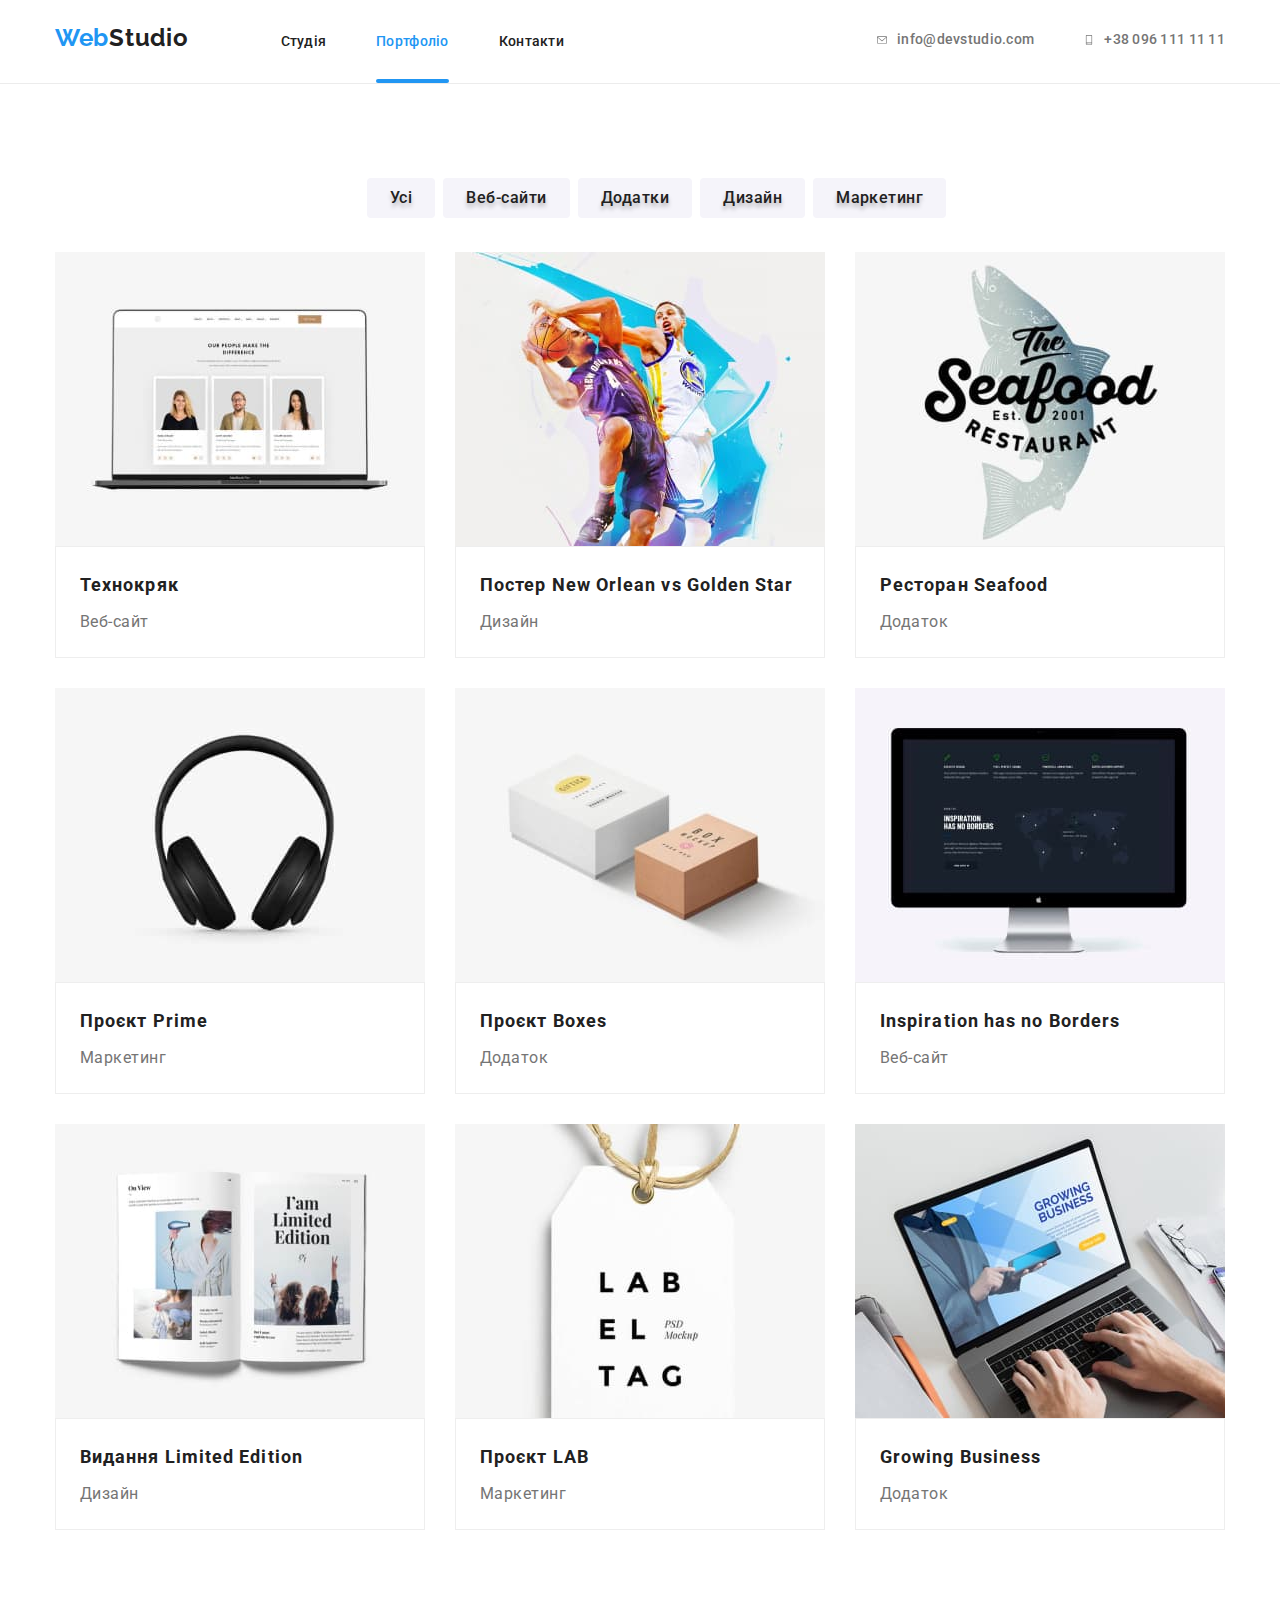
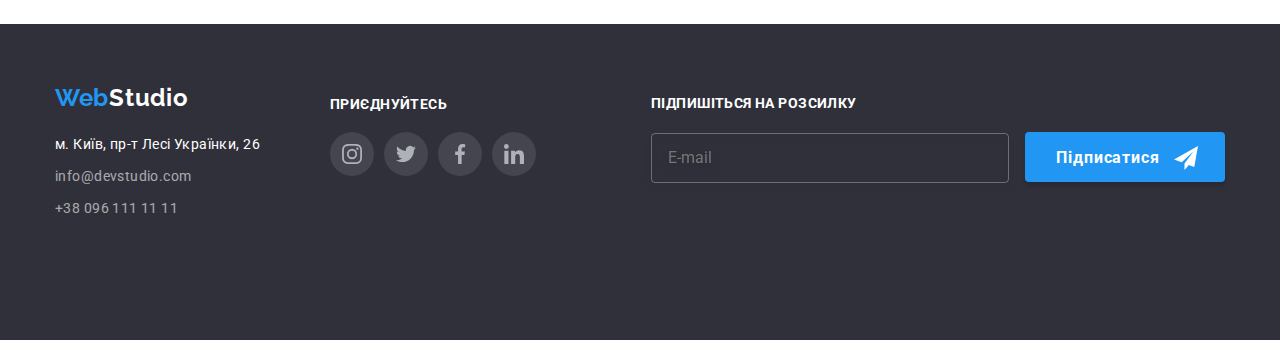
<file: portfolio.html>
<!DOCTYPE html>
<html lang="en">
  <head>
    <meta charset="UTF-8" />
    <meta http-equiv="X-UA-Compatible" content="IE=edge" />
    <meta name="viewport" content="width=device-width, initial-scale=1.0" />
    <title>studio</title>
    <link
      rel="stylesheet"
      href="https://cdnjs.cloudflare.com/ajax/libs/modern-normalize/1.1.0/modern-normalize.min.css"
    />

    <link rel="stylesheet" href="./css/main.min.css" />
    <link rel="preconnect" href="https://fonts.googleapis.com" />
    <link rel="preconnect" href="https://fonts.gstatic.com" crossorigin />
    <link
      href="https://fonts.googleapis.com/css2?family=Raleway:wght@700&family=Roboto:wght@400;500;700;900&display=swap"
      rel="stylesheet"
    />
  </head>
  <body>
    <header class="section header">
      <div class="container header__container">
        <!-- header logo -->
        <div class="header__logo">
          <a class="link logo" href="/"
            ><span class="logo__accent">Web</span>Studio</a
          >
        </div>
        <!-- button -->
        <button
          class="menu-toggle js-open-menu"
          aria-expanded="false"
          aria-controls="mobile-menu"
        >
          <svg
            width="24"
            height="24"
            fill="currentColor"
            viewBox="0 0 20 20"
            xmlns="http://www.w3.org/2000/svg"
          >
            <path
              fill-rule="evenodd"
              d="M3 5a1 1 0 011-1h12a1 1 0 110 2H4a1 1 0 01-1-1zM3 10a1 1 0 011-1h12a1 1 0 110 2H4a1 1 0 01-1-1zM3 15a1 1 0 011-1h12a1 1 0 110 2H4a1 1 0 01-1-1z"
              clip-rule="evenodd"
            ></path>
          </svg>
        </button>

        <!-- header site-nav -->
        <div class="nav">
          <nav>
            <ul class="list site-nav">
              <li class="site-nav__item">
                <a class="link site-nav__link" href="./index.html">Студія</a>
              </li>
              <li class="site-nav__item">
                <a
                  class="link site-nav__link site-nav__link__active"
                  href="./portfolio.html"
                  >Портфоліо</a
                >
              </li>
              <li class="site-nav__item">
                <a class="link site-nav__link" href="">Контакти</a>
              </li>
            </ul>
          </nav>
        </div>
        <!-- header contacts list -->
        <div class="contacts-nav">
          <ul class="list contacts header__contacts">
            <li class="contacts__item">
              <a class="link contacts__link" href="mailto:info@devstudio.com">
                <svg class="contacts__icon header__icon" width="10" height="16">
                  <use href="./images/icon.svg#icon-envelope"></use>
                </svg>
                info@devstudio.com</a
              >
            </li>
            <li class="contacts__item">
              <a class="link contacts__link" href="tel:+380961111111">
                <svg class="contacts__icon header__icon" width="10" height="16">
                  <use href="./images/icon.svg#icon-smartphone"></use>
                </svg>
                +38 096 111 11 11</a
              >
            </li>
          </ul>
        </div>
      </div>
      <!-- modile menu -->
      <div class="menu-container js-menu-container" id="mobile-menu">
        <button class="menu-toggle js-close-menu">
          <svg
            fill="currentColor"
            viewBox="0 0 20 20"
            xmlns="http://www.w3.org/2000/svg"
            width="24"
            height="24"
          >
            <path
              fill-rule="evenodd"
              d="M4.293 4.293a1 1 0 011.414 0L10 8.586l4.293-4.293a1 1 0 111.414 1.414L11.414 10l4.293 4.293a1 1 0 01-1.414 1.414L10 11.414l-4.293 4.293a1 1 0 01-1.414-1.414L8.586 10 4.293 5.707a1 1 0 010-1.414z"
              clip-rule="evenodd"
            ></path>
          </svg>
        </button>
        <nav>
          <ul class="list site-nav">
            <li class="site-nav__item">
              <a
                class="link site-nav__link "
                href="./index.html"
                >Студія</a
              >
            </li>
            <li class="site-nav__item">
              <a class="link site-nav__link site-nav__link__active" href="./portfolio.html"
                >Портфоліо</a
              >
            </li>
            <li class="site-nav__item">
              <a class="link site-nav__link" href="">Контакти</a>
            </li>
          </ul>
        </nav>
        <ul class="list contacts header__contacts">
          <li class="contacts__item">
            <a
              class="link contacts__link mobile-menu__tel"
              href="mailto:info@devstudio.com"
            >
              info@devstudio.com</a
            >
          </li>
          <li class="contacts__item">
            <a
              class="link contacts__link mobile-menu__mail"
              href="tel:+380961111111"
            >
              +38 096 111 11 11</a
            >
          </li>
        </ul>
        <ul class="list social-list">
          <li class="social-list__item">
            <a class="link social-list__link" href="">Instagram</a>
          </li>
          <li class="social-list__item">
            <a class="link social-list__link" href="">Twitter</a>
          </li>
          <li class="social-list__item">
            <a class="link social-list__link" href="">Facebook</a>
          </li>
          <li class="social-list__item">
            <a class="link social-list__link" href="">LinkedIn</a>
          </li>
        </ul>
      </div>
    </header>
    <main>
      <section class="section projects">
        <h1 class="visually-hidden">our project</h1>
        <div class="container projects__container">
          <ul class="list project-nav">
            <li class="project-nav__item">
              <button class="project-nav__filter button" type="button">
                Усі
              </button>
            </li>
            <li class="project-nav__item">
              <button class="project-nav__filter button" type="button">
                Веб-сайти
              </button>
            </li>
            <li class="project-nav__item">
              <button class="project-nav__filter button" type="button">
                Додатки
              </button>
            </li>
            <li class="project-nav__item">
              <button class="project-nav__filter button" type="button">
                Дизайн
              </button>
            </li>
            <li class="project-nav__item">
              <button class="project-nav__filter button" type="button">
                Маркетинг
              </button>
            </li>
          </ul>
          <ul class="list projects-card-set">
            <li class="projects-card-set__item">
              <a class="link projects-card-set__link" href="#">
                <article class="card">
                  <div class="card__thumb">
                    <img
                      src="./images/portfolio/website1.jpg"
                      alt="розробка веб-сайту"
                      width="370"
                      height="294"
                    />
                    <div class="card__over">
                      <p class="card__over__text">
                        Ресурс пропонує комплексні пропозиції з різним рівнем
                        функціоналу та сервісів. Все це дозволить відвідувачу
                        отримати вичерпні відомості про компанію чи приватну
                        особу.
                      </p>
                    </div>
                  </div>
                  <div class="card__content">
                    <h2 class="card__content__title">Технокряк</h2>
                    <p class="card__content__text">Веб-сайт</p>
                  </div>
                </article>
              </a>
            </li>
            <li class="projects-card-set__item">
              <a class="link projects-card-set__link" href="#">
                <article class="card">
                  <div class="card__thumb">
                    <img
                      src="./images/portfolio/design2.jpg"
                      alt="розробка веб-сайту"
                      width="370"
                      height="294"
                    />
                    <div class="card__over">
                      <p class="card__over__text">
                        Ресурс пропонує комплексні пропозиції з різним рівнем
                        функціоналу та сервісів. Все це дозволить відвідувачу
                        отримати вичерпні відомості про компанію чи приватну
                        особу.
                      </p>
                    </div>
                  </div>
                  <div class="card__content">
                    <h2 class="card__content__title">
                      Постер New Orlean vs Golden Star
                    </h2>
                    <p class="card__content__text">Дизайн</p>
                  </div>
                </article>
              </a>
            </li>
            <li class="projects-card-set__item">
              <a class="link projects-card-set__link" href="#">
                <article class="card">
                  <div class="card__thumb">
                    <img
                      src="./images/portfolio/add3.jpg"
                      alt="розробка веб-сайту"
                      width="370"
                      height="294"
                    />
                    <div class="card__over">
                      <p class="card__over__text">
                        Ресурс пропонує комплексні пропозиції з різним рівнем
                        функціоналу та сервісів. Все це дозволить відвідувачу
                        отримати вичерпні відомості про компанію чи приватну
                        особу.
                      </p>
                    </div>
                  </div>
                  <div class="card__content">
                    <h2 class="card__content__title">Ресторан Seafood</h2>
                    <p class="card__content__text">Додаток</p>
                  </div>
                </article>
              </a>
            </li>
            <li class="projects-card-set__item">
              <a class="link projects-card-set__link" href="#">
                <article class="card">
                  <div class="card__thumb">
                    <img
                      src="./images/portfolio/marketing4.jpg"
                      alt="розробка веб-сайту"
                      width="370"
                      height="294"
                    />
                    <div class="card__over">
                      <p class="card__over__text">
                        Ресурс пропонує комплексні пропозиції з різним рівнем
                        функціоналу та сервісів. Все це дозволить відвідувачу
                        отримати вичерпні відомості про компанію чи приватну
                        особу.
                      </p>
                    </div>
                  </div>
                  <div class="card__content">
                    <h2 class="card__content__title">Проєкт Prime</h2>
                    <p class="card__content__text">Маркетинг</p>
                  </div>
                </article>
              </a>
            </li>
            <li class="projects-card-set__item">
              <a class="link projects-card-set__link" href="#">
                <article class="card">
                  <div class="card__thumb">
                    <img
                      src="./images/portfolio/add5.jpg"
                      alt="розробка веб-сайту"
                      width="370"
                      height="294"
                    />
                    <div class="card__over">
                      <p class="card__over__text">
                        Ресурс пропонує комплексні пропозиції з різним рівнем
                        функціоналу та сервісів. Все це дозволить відвідувачу
                        отримати вичерпні відомості про компанію чи приватну
                        особу.
                      </p>
                    </div>
                  </div>
                  <div class="card__content">
                    <h2 class="card__content__title">Проєкт Boxes</h2>
                    <p class="card__content__text">Додаток</p>
                  </div>
                </article>
              </a>
            </li>
            <li class="projects-card-set__item">
              <a class="link projects-card-set__link" href="#">
                <article class="card">
                  <div class="card__thumb">
                    <img
                      src="./images/portfolio/website6.jpg"
                      alt="розробка веб-сайту"
                      width="370"
                      height="294"
                    />
                    <div class="card__over">
                      <p class="card__over__text">
                        Ресурс пропонує комплексні пропозиції з різним рівнем
                        функціоналу та сервісів. Все це дозволить відвідувачу
                        отримати вичерпні відомості про компанію чи приватну
                        особу.
                      </p>
                    </div>
                  </div>
                  <div class="card__content">
                    <h2 class="card__content__title">
                      Inspiration has no Borders
                    </h2>
                    <p class="card__content__text">Веб-сайт</p>
                  </div>
                </article>
              </a>
            </li>
            <li class="projects-card-set__item">
              <a class="link projects-card-set__link" href="#">
                <article class="card">
                  <div class="card__thumb">
                    <img
                      src="./images/portfolio/design7.jpg"
                      alt="розробка веб-сайту"
                      width="370"
                      height="294"
                    />
                    <div class="card__over">
                      <p class="card__over__text">
                        Ресурс пропонує комплексні пропозиції з різним рівнем
                        функціоналу та сервісів. Все це дозволить відвідувачу
                        отримати вичерпні відомості про компанію чи приватну
                        особу.
                      </p>
                    </div>
                  </div>
                  <div class="card__content">
                    <h2 class="card__content__title">
                      Видання Limited Edition
                    </h2>
                    <p class="card__content__text">Дизайн</p>
                  </div>
                </article>
              </a>
            </li>
            <li class="projects-card-set__item">
              <a class="link projects-card-set__link" href="#">
                <article class="card">
                  <div class="card__thumb">
                    <img
                      src="./images/portfolio/marketing8.jpg"
                      alt="розробка веб-сайту"
                      width="370"
                      height="294"
                    />
                    <div class="card__over">
                      <p class="card__over__text">
                        Ресурс пропонує комплексні пропозиції з різним рівнем
                        функціоналу та сервісів. Все це дозволить відвідувачу
                        отримати вичерпні відомості про компанію чи приватну
                        особу.
                      </p>
                    </div>
                  </div>
                  <div class="card__content">
                    <h2 class="card__content__title">Проєкт LAB</h2>
                    <p class="card__content__text">Маркетинг</p>
                  </div>
                </article>
              </a>
            </li>
            <li class="projects-card-set__item">
              <a class="link projects-card-set__link" href="#">
                <article class="card">
                  <div class="card__thumb">
                    <img
                      src="./images/portfolio/add9.jpg"
                      alt="розробка веб-сайту"
                      width="370"
                      height="294"
                    />
                    <div class="card__over">
                      <p class="card__over__text">
                        Ресурс пропонує комплексні пропозиції з різним рівнем
                        функціоналу та сервісів. Все це дозволить відвідувачу
                        отримати вичерпні відомості про компанію чи приватну
                        особу.
                      </p>
                    </div>
                  </div>
                  <div class="card__content">
                    <h2 class="card__content__title">Growing Business</h2>
                    <p class="card__content__text">Додаток</p>
                  </div>
                </article>
              </a>
            </li>
          </ul>
        </div>
      </section>
    </main>
    <footer class="section footer">
      <div class="container footer__container">
        <div class="footer__flex">
          <div class="footer__flex-min">
            <!-- footer logo and address -->
            <div class="footer__contacts">
              <div class="footer__logo">
                <a class="link logo footer__logo__white" href="/"
                  ><span class="logo__accent">Web</span>Studio</a
                >
              </div>

              <address>
                <ul class="list footer__address">
                  <li class="footer__address__item">
                    м. Київ, пр-т Лесі Українки, 26
                  </li>
                  <li class="footer__address__item">
                    <a
                      class="link footer__address__link"
                      href="mailto:info@devstudio.com"
                      >info@devstudio.com</a
                    >
                  </li>
                  <li class="footer__address__item">
                    <a
                      class="link footer__address__link"
                      href="tel:+380961111111"
                      >+38 096 111 11 11</a
                    >
                  </li>
                </ul>
              </address>
            </div>

            <!-- footer cocial links -->
            <div class="social footer__social">
              <p class="social__text">приєднуйтесь</p>
              <ul class="list social__list">
                <li class="social__item">
                  <a class="link social__link footer__social-link" href="">
                    <svg class="social__icon" width="20" height="20">
                      <use href="./images/icon.svg#icon-instagram"></use>
                    </svg>
                  </a>
                </li>
                <li class="social__item">
                  <a class="link social__link footer__social-link" href="">
                    <svg class="social__icon" width="20" height="20">
                      <use href="./images/icon.svg#icon-twitter"></use>
                    </svg>
                  </a>
                </li>
                <li class="social__item">
                  <a class="link social__link footer__social-link" href="">
                    <svg class="social__icon" width="20" height="20">
                      <use href="./images/icon.svg#icon-facebook"></use>
                    </svg>
                  </a>
                </li>
                <li class="social__item">
                  <a class="link social__link footer__social-link" href="">
                    <svg class="social__icon" width="20" height="20">
                      <use href="./images/icon.svg#icon-linkedin"></use>
                    </svg>
                  </a>
                </li>
              </ul>
            </div>
          </div>
          <!-- footer form -->
          <div class="footer__form-box">
            <h3 class="footer__form-title">Підпишіться на розсилку</h3>
            <form class="footer__form">
              <label class="visually-hidden" for="email">mail fild</label>
              <input
                class="footer__form__input"
                type="email"
                name="email"
                id="email"
                placeholder="E-mail"
              />

              <button
                class="button footer__form__submit form-submit"
                type="submit"
              >
                Підписатися
                <svg class="footer__form__icon">
                  <use
                    href="./images/icon.svg#icon-send"
                    width="24"
                    height="24"
                  ></use>
                </svg>
              </button>
            </form>
          </div>
        </div>
      </div>
    </footer>
  </body>
</html>
</file>
<file: css/main.min.css>
.visually-hidden{position:absolute;width:1px;height:1px;margin:-1px;border:0;padding:0;white-space:nowrap;-webkit-clip-path:inset(100%);clip-path:inset(100%);clip:rect(0 0 0 0);overflow:hidden}:root{--primary-text-color: #757575;--primary-title-color: #212121;--primary-bg-color: #f5f5f5;--accent-color: #2196f3;--primary-white-color: #ffffff;--primary-dark-bg-color: #2f303a;--primary-buttonbg-color: #f5f4fa;--timing-function: cubic-bezier(0.4, 0, 0.2, 1);--primary-duration: 250ms}.container{margin-left:auto;margin-right:auto;padding-left:15px;padding-right:15px}@media screen and (min-width: 480px){.container{width:480px}}@media screen and (min-width: 768px){.container{width:768px}}@media screen and (min-width: 1200px){.container{width:1200px}}html{-webkit-box-sizing:border-box;box-sizing:border-box}*,*::before,*::after{-webkit-box-sizing:inherit;box-sizing:inherit}body{font-family:"Roboto",sans-serif;color:var(--primary-text-color);background-color:var(--primary-white-color);margin:0}.list{margin:0;padding:0;list-style:none}.link{text-decoration:none;cursor:pointer}h1,h2,h3,h4,h5,p{margin:0;padding:0}img{display:block}.button{border-radius:4px;border:1px solid rgba(0,0,0,0);cursor:pointer;background-color:var(--accent-color)}.section{margin:auto}.logo{font-family:"Raleway";font-style:normal;font-weight:700;font-size:24px;line-height:1.1666666667;letter-spacing:.03em;color:var(--primary-title-color)}.logo__accent{color:var(--accent-color)}.card-set{text-align:center}@media screen and (min-width: 768px){.card-set{display:-webkit-box;display:-ms-flexbox;display:flex;-ms-flex-wrap:wrap;flex-wrap:wrap;margin:-15px}}@media screen and (min-width: 1200px){.card-set{display:-webkit-box;display:-ms-flexbox;display:flex;margin:-15px}}@media screen and (max-width: 767px){.card-set__item:not(:last-child){margin-bottom:30px}}@media screen and (min-width: 768px){.card-set__item{width:calc((100% - 60px)/2);margin:15px}}@media screen and (min-width: 1200px){.card-set__item{width:calc((100% - 120px)/4);margin:15px}}.social{padding-top:12px}.social__text{margin-bottom:20px;font-weight:700;font-size:14px;line-height:16px;letter-spacing:.03em;text-transform:uppercase;color:var(--primary-white-color)}.social__list{display:-webkit-inline-box;display:-ms-inline-flexbox;display:inline-flex}.social__item{margin-right:10px;-webkit-box-pack:center;-ms-flex-pack:center;justify-content:center}.social__item:last-child{margin-right:0px}.social__link{display:-webkit-inline-box;display:-ms-inline-flexbox;display:inline-flex;-webkit-box-pack:center;-ms-flex-pack:center;justify-content:center;-webkit-box-align:center;-ms-flex-align:center;align-items:center;width:44px;height:44px;border-radius:50%;fill:#afb1b8;-webkit-transition-property:background-color,fill;transition-property:background-color,fill;-webkit-transition-duration:var(--primary-duration);transition-duration:var(--primary-duration);-webkit-transition-timing-function:var(--timing-function);transition-timing-function:var(--timing-function)}.social__link:hover,.social__link:focus{background-color:var(--accent-color);fill:var(--primary-white-color)}.social__icon{margin:auto}.team__social{padding:0}.team-card{background:#fff;-webkit-box-shadow:0px 1px 3px rgba(0,0,0,.12),0px 1px 1px rgba(0,0,0,.14),0px 2px 1px rgba(0,0,0,.2);box-shadow:0px 1px 3px rgba(0,0,0,.12),0px 1px 1px rgba(0,0,0,.14),0px 2px 1px rgba(0,0,0,.2);border-radius:0px 0px 4px 4px;margin-bottom:0px}.team-card__content{padding-top:30px;padding-bottom:30px;padding-left:24px;padding-right:24px}.team-card__title{margin-bottom:10px;font-style:normal;font-weight:500;font-size:16px;line-height:1.9;letter-spacing:.03em;color:var(--primary-title-color)}.team-card__text{margin-bottom:16px}@media screen and (min-width: 768px){.team-card__img{width:354px}}@media screen and (min-width: 1200px){.team-card__img{width:270px}}.modal{padding-top:40px;padding-left:41px;padding-right:30px;padding-bottom:40px;position:absolute;top:50%;left:50%;background-color:var(--primary-white-color);-webkit-box-shadow:0px 1px 3px rgba(0,0,0,.12),0px 1px 1px rgba(0,0,0,.14),0px 2px 1px rgba(0,0,0,.2);box-shadow:0px 1px 3px rgba(0,0,0,.12),0px 1px 1px rgba(0,0,0,.14),0px 2px 1px rgba(0,0,0,.2);border-radius:4px;-webkit-transform:translate(-50%, -50%) scale(1);transform:translate(-50%, -50%) scale(1);-webkit-transition:-webkit-transform 250ms var(--timing-function);transition:-webkit-transform 250ms var(--timing-function);transition:transform 250ms var(--timing-function);transition:transform 250ms var(--timing-function), -webkit-transform 250ms var(--timing-function)}@media screen and (min-width: 480px){.modal{width:450px;height:609px}}@media screen and (min-width: 1200px){.modal{width:528px;height:581px}}.modal__close__button{display:-webkit-inline-box;display:-ms-inline-flexbox;display:inline-flex;-webkit-box-align:center;-ms-flex-align:center;align-items:center;width:30px;height:30px;position:absolute;top:8px;right:8px;background-color:var(--primary-white-color);border-radius:50%;border:1px solid rgba(0,0,0,.1);fill:#000;-webkit-transition-property:border-color,fill;transition-property:border-color,fill;-webkit-transition-duration:var(--primary-duration);transition-duration:var(--primary-duration);-webkit-transition-timing-function:var(--timing-function);transition-timing-function:var(--timing-function)}.modal__close__button:hover,.modal__close__button:focus{fill:var(--accent-color)}.modal__title{margin-bottom:12px;font-weight:700;font-size:20px;line-height:1.15;text-align:center;letter-spacing:.03em;color:var(--primary-title-color)}.modal__form{width:448px;padding:12px 52px 54px 28px}.modal__form__field{position:relative;display:-webkit-box;display:-ms-flexbox;display:flex;-webkit-box-orient:vertical;-webkit-box-direction:normal;-ms-flex-direction:column;flex-direction:column;margin-bottom:10px;text-align:start}.modal__form__field:hover .modal__form__icon,.modal__form__field:focus .modal__form__icon{fill:var(--accent-color)}.modal__form__title{padding-bottom:4px;font-size:12px;line-height:1.166;letter-spacing:.01em}.modal__form__input{outline:none;padding-left:42px;height:40px;border:1px solid rgba(33,33,33,.2);border-radius:4px;-webkit-transition-property:border-color;transition-property:border-color;-webkit-transition-duration:var(--primary-duration);transition-duration:var(--primary-duration);-webkit-transition-timing-function:var(--timing-function);transition-timing-function:var(--timing-function)}.modal__form__input:hover,.modal__form__input:focus,.modal__form__icon{border-color:var(--accent-color);cursor:pointer}.modal__form__input:focus+.modal__form__icon{fill:#2196f3}.modal__form__icon{position:absolute;left:12px;bottom:11px;width:18px;height:18px;fill:#000;-webkit-transition-property:fill;transition-property:fill;-webkit-transition-duration:var(--primary-duration);transition-duration:var(--primary-duration);-webkit-transition-timing-function:var(--timing-function);transition-timing-function:var(--timing-function)}.modal__form__textarea{outline:none;padding:12px 16px;resize:none;border:1px solid rgba(33,33,33,.2);border-radius:4px;-webkit-transition-property:border-color;transition-property:border-color;-webkit-transition-duration:var(--primary-duration);transition-duration:var(--primary-duration);-webkit-transition-timing-function:var(--timing-function);transition-timing-function:var(--timing-function)}.modal__form__textarea:hover,.modal__form__textarea:focus{border-color:var(--accent-color);cursor:pointer}.modal__agreement{display:inline-block;margin-top:20px;margin-bottom:30px;letter-spacing:.03em;color:var(--primary-text-color)}@media screen and (min-width: 480px){.modal__agreement{font-size:12px;line-height:1.1666666667}}@media screen and (min-width: 1200px){.modal__agreement{font-size:14px;line-height:1.166}}.modal__agreement__link{-webkit-text-decoration-line:underline;text-decoration-line:underline;color:var(--accent-color)}.modal__submit{display:block;margin-right:auto;margin-left:auto;margin-bottom:40px;-webkit-box-sizing:border-box;box-sizing:border-box;padding:10px 52px;background:var(--accent-color);-webkit-box-shadow:0px 4px 4px rgba(0,0,0,.15);box-shadow:0px 4px 4px rgba(0,0,0,.15);border-radius:4px;font-weight:700;font-size:16px;line-height:1.875;-webkit-box-align:center;-ms-flex-align:center;align-items:center;text-align:center;letter-spacing:.06em;color:var(--primary-white-color);-webkit-transition-property:-webkit-box-shadow;transition-property:-webkit-box-shadow;transition-property:box-shadow;transition-property:box-shadow, -webkit-box-shadow;-webkit-transition-duration:var(--primary-duration);transition-duration:var(--primary-duration);-webkit-transition-timing-function:var(--timing-function);transition-timing-function:var(--timing-function)}.modal__submit:hover,.modal__submit:focus{-webkit-box-shadow:0px 4px 4px rgba(0,0,0,.4);box-shadow:0px 4px 4px rgba(0,0,0,.4)}.checkbox{-webkit-appearance:none;-moz-appearance:none;appearance:none;position:absolute;position:absolute;width:1px;height:1px;margin:-1px;border:0;padding:0}.checkbox:checked+.checkbox__icon>.checkbox__icon__border{position:absolute;width:1px;height:1px;margin:-1px;border:0;padding:0}.checkbox+.checkbox__icon>.checkbox__active-icon{opacity:0}.checkbox:checked+.checkbox__icon>.checkbox__active-icon{opacity:1}.checkbox__icon{display:inline-block;vertical-align:top;margin-right:8.38px;width:16px;height:15px}.backdrop{position:fixed;top:0;left:0;bottom:0;right:0;background-color:rgba(0,0,0,.2);opacity:1;-webkit-transition:opacity 250ms var(--timing-function),visibility 250ms var(--timing-function);transition:opacity 250ms var(--timing-function),visibility 250ms var(--timing-function);z-index:50}.backdrop__is-hidden{opacity:0;pointer-events:none}.backdrop.is-hidden{opacity:0;pointer-events:none;visibility:hidden}.backdrop.is-hidden .modal{-webkit-transform:translate(-50%, -50%) scale(1.3);transform:translate(-50%, -50%) scale(1.3);-webkit-transition:-webkit-transform 250ms var(--timing-function);transition:-webkit-transform 250ms var(--timing-function);transition:transform 250ms var(--timing-function);transition:transform 250ms var(--timing-function), -webkit-transform 250ms var(--timing-function)}@media screen and (max-width: 767px){.site-nav{margin-bottom:302px}}@media screen and (min-width: 768px){.site-nav{margin-left:87px;display:-webkit-box;display:-ms-flexbox;display:flex;padding-top:32px;padding-bottom:32px}}@media screen and (min-width: 1200px){.site-nav{margin-left:92px;padding-top:32px;padding-bottom:0px}}.site-nav__item{margin-right:50px}@media screen and (max-width: 767px){.site-nav__item:not(:last-child){margin-bottom:36px}}.site-nav__item:last-child{margin-right:0px}.site-nav__link{position:relative;padding-top:32px;padding-bottom:32px;text-decoration:none;color:var(--primary-title-color);font-weight:500;font-size:14px;line-height:1.14;letter-spacing:.02em;-webkit-transition-property:color;transition-property:color;-webkit-transition-duration:var(--primary-duration);transition-duration:var(--primary-duration);-webkit-transition-timing-function:var(--timing-function);transition-timing-function:var(--timing-function)}@media screen and (max-width: 767px){.site-nav__link{font-weight:500;font-size:40px;line-height:47px;text-align:center;letter-spacing:.02em}}.site-nav__link::after{content:"";position:absolute;left:0;display:block;width:100%;height:4px;border-radius:2px;background-color:var(--accent-color);opacity:0;-webkit-transform:scale(0, 1);transform:scale(0, 1);-webkit-transition-duration:var(--primary-duration);transition-duration:var(--primary-duration);-webkit-transition-timing-function:var(--timing-function);transition-timing-function:var(--timing-function)}@media screen and (min-width: 768px){.site-nav__link::after{bottom:-10px}}@media screen and (min-width: 1200px){.site-nav__link::after{bottom:-2px}}@media screen and (min-width: 768px){.site-nav__link__active::after,.site-nav__link:hover::after,.site-nav__link:focus::after{opacity:1;-webkit-transform:scale(1, 1);transform:scale(1, 1)}}.site-nav__link:hover,.site-nav__link:focus,.site-nav__link__active{color:var(--accent-color)}.contacts{margin-right:0;margin-left:auto}@media screen and (min-width: 768px){.contacts{padding-top:21px;padding-bottom:21px}}@media screen and (min-width: 1200px){.contacts{padding-top:32px;padding-bottom:auto;display:-webkit-box;display:-ms-flexbox;display:flex}}@media screen and (min-width: 768px){.contacts__item:not(:last-child){margin-bottom:10px}}@media screen and (min-width: 768px)and (min-width: 1200px){.contacts__item:not(:last-child){margin-right:50px}}.contacts__item:last-child{margin-right:0px}.contacts__link{display:-webkit-inline-box;display:-ms-inline-flexbox;display:inline-flex;-webkit-box-pack:left;-ms-flex-pack:left;justify-content:left;-webkit-box-align:center;-ms-flex-align:center;align-items:center;text-decoration:none;color:var(--primary-text-color);font-weight:500;font-size:14px;line-height:1.14;letter-spacing:.02em;fill:var(--primary-text-color);-webkit-transition-property:color,fill;transition-property:color,fill;-webkit-transition-duration:var(--primary-duration);transition-duration:var(--primary-duration);-webkit-transition-timing-function:var(--timing-function);transition-timing-function:var(--timing-function)}.contacts__link:hover,.contacts__link:focus{color:var(--accent-color);fill:var(--accent-color)}.contacts__icon{display:-webkit-box;display:-ms-flexbox;display:flex}@media screen and (min-width: 768px){.contacts__icon{margin-right:8px}}@media screen and (min-width: 768px){.contacts__icon{margin-right:10px}}.mobile-menu__tel{margin-bottom:32px;font-weight:500;font-size:34px;line-height:40px;letter-spacing:.02em;color:var(--accent-color)}.mobile-menu__mail{margin-bottom:64px;font-weight:500;font-size:24px;line-height:28px;letter-spacing:.02em;color:var(--primary-text-color)}.menu-toggle{position:absolute;top:10px;right:15px;min-height:40px;min-width:40px;display:-webkit-box;display:-ms-flexbox;display:flex;-webkit-box-align:center;-ms-flex-align:center;align-items:center;-webkit-box-pack:center;-ms-flex-pack:center;justify-content:center;margin:0;padding:0;background-color:rgba(0,0,0,0);cursor:pointer;border:none;border-radius:50%;outline:none;-webkit-transition-property:color;transition-property:color;-webkit-transition-duration:var(--primary-duration);transition-duration:var(--primary-duration);-webkit-transition-timing-function:var(--timing-function);transition-timing-function:var(--timing-function)}@media(min-width: 768px){.menu-toggle{display:none}}.menu-toggle:hover,.menu-toggle:focus{color:var(--accent-color)}.menu-container{padding:48px 40px;position:fixed;top:0;left:0;width:100vw;height:100vh;background-color:#fff;z-index:999;opacity:0;pointer-events:none;-webkit-transform:translateX(100%);transform:translateX(100%);-webkit-transition-property:-webkit-transform;transition-property:-webkit-transform;transition-property:transform;transition-property:transform, -webkit-transform;-webkit-transition-duration:var(--primary-duration);transition-duration:var(--primary-duration);-webkit-transition-timing-function:var(--timing-function);transition-timing-function:var(--timing-function)}.menu-container.is-open{opacity:1;pointer-events:all;-webkit-transform:translateX(0);transform:translateX(0)}.menu-container .menu-toggle{position:absolute;top:10px;right:15px;color:var(--primary-title-color);-webkit-transition-property:color;transition-property:color;-webkit-transition-duration:var(--primary-duration);transition-duration:var(--primary-duration);-webkit-transition-timing-function:var(--timing-function);transition-timing-function:var(--timing-function)}.menu-container .menu-toggle:hover,.menu-container .menu-toggle:focus{color:var(--accent-color)}.mobile-menu{padding:0;margin:0;list-style:none}.mobile-menu .link{display:block;padding:10px;color:#fff;text-decoration:none}.social-list{text-align:start;display:-webkit-box;display:-ms-flexbox;display:flex}.social-list__item{padding-left:10px;padding-right:10px}.social-list__item:first-child{padding-left:0px}.social-list__item:last-child{padding-right:0px}.social-list__item:not(:last-child){border-right:1px solid rgba(33,33,33,.2)}.social-list__link{font-weight:500;font-size:18px;line-height:22px;letter-spacing:.02em;color:var(--accent-color)}.header{border-bottom:1px solid #ececec}.header__container{position:relative;display:-webkit-box;display:-ms-flexbox;display:flex}.header__logo{-webkit-box-align:center;-ms-flex-align:center;align-items:center;padding:0}@media screen and (max-width: 767px){.header__logo{padding-top:16px;padding-bottom:16px}}@media screen and (min-width: 768px){.header__logo{padding-top:26px;padding-bottom:26px}}@media screen and (min-width: 1200px){.header__logo{padding-top:24px;padding-bottom:25px}}@media screen and (max-width: 767px){.nav{display:none}}.contacts-nav{margin-right:0;margin-left:auto}@media screen and (max-width: 767px){.contacts-nav{display:none}}@media screen and (max-width: 1199px){.benefits__container{padding-top:60px;padding-bottom:60px}}@media screen and (min-width: 1200px){.benefits__container{padding-top:94px;padding-bottom:94px}}.benefits__list{text-align:center}@media screen and (min-width: 768px){.benefits__list{display:-webkit-box;display:-ms-flexbox;display:flex;-ms-flex-wrap:wrap;flex-wrap:wrap;margin:-15px}}@media screen and (min-width: 1200px){.benefits__list{display:-webkit-box;display:-ms-flexbox;display:flex;margin:-15px}}@media screen and (max-width: 767px){.benefits__item:not(:last-child){margin-bottom:30px}}@media screen and (min-width: 768px){.benefits__item{width:calc((100% - 60px)/2);margin:15px}}@media screen and (min-width: 1200px){.benefits__item{width:calc((100% - 120px)/4);margin:15px}}.benefits__icon-box{margin-bottom:30px;background-color:var(--primary-buttonbg-color);border-radius:4px}@media screen and (max-width: 767px){.benefits__icon-box{padding-top:25px;padding-bottom:25px}}@media screen and (min-width: 768px){.benefits__icon-box{padding-top:25px;padding-bottom:25px}}.benefits__lable{margin-bottom:10px;font-weight:700;font-size:14px;line-height:1.1428571429;text-align:center;letter-spacing:.03em;text-transform:uppercase;color:var(--primary-title-color)}.benefits__text{text-align:start;font-weight:400;font-size:14px;line-height:1.7142857143;letter-spacing:.03em}@media screen and (max-width: 1199px){.activity{display:none}}.activity .activity__container{padding-bottom:94px}.activity .activity__list{display:-webkit-box;display:-ms-flexbox;display:flex}.activity .activity__item{position:relative;margin-right:30px}.activity .activity__item:last-child{margin-right:0px}.activity .activity__title{margin-bottom:50px;font-style:normal;font-weight:700;font-size:36px;line-height:1.17;text-align:center;letter-spacing:.03em;color:var(--primary-title-color)}.activity .activity__text-box{padding-top:27px;padding-bottom:27px;position:absolute;bottom:0;left:0;width:100%;background-color:rgba(47,48,58,.8)}.activity .activity__text{font-weight:700;font-size:14px;line-height:1.1428571429;text-align:center;letter-spacing:.03em;text-transform:uppercase;color:var(--primary-white-color)}.team{background-color:var(--primary-buttonbg-color)}@media screen and (max-width: 1199px){.team__container{padding-top:60px;padding-bottom:60px}}@media screen and (min-width: 1200px){.team__container{padding-top:94px;padding-bottom:94px}}.team__title{text-align:center;font-weight:700;font-size:28px;line-height:1.1785714286;letter-spacing:.03em;color:var(--primary-title-color)}@media screen and (max-width: 1199px){.team__title{margin-bottom:30px}}@media screen and (min-width: 1200px){.team__title{margin-bottom:50px}}@media screen and (max-width: 479px){.team-card__img{width:100%}}@media screen and (max-width: 1199px){.clients__container{padding-top:60px;padding-bottom:60px}}@media screen and (min-width: 1200px){.clients__container{padding-top:94px;padding-bottom:94px}}.clients__title{margin-bottom:30px;font-weight:700;font-size:28px;line-height:1.1785714286;text-align:center;letter-spacing:.03em;color:var(--primary-title-color)}.clients__list{display:-webkit-box;display:-ms-flexbox;display:flex;-ms-flex-wrap:wrap;flex-wrap:wrap;margin:-15px}.clients__item{text-align:center;margin:15px}@media screen and (max-width: 767px){.clients__item{width:calc((100% - 60px)/2)}}@media screen and (min-width: 768px){.clients__item{width:calc((100% - 90px)/3)}}@media screen and (min-width: 1200px){.clients__item{width:calc((100% - 180px)/6)}}.clients__link{display:block;border-radius:4px;padding-top:16px;padding-bottom:16px;border:1px solid #afb1b8;color:#afb1b8;-webkit-transition-property:color,border-color;transition-property:color,border-color;-webkit-transition-duration:var(--primary-duration);transition-duration:var(--primary-duration);-webkit-transition-timing-function:var(--timing-function);transition-timing-function:var(--timing-function)}.clients__link:hover,.clients__link:focus{border-color:var(--accent-color);color:var(--accent-color)}.clients__icon{fill:currentColor}.footer{background-color:var(--primary-dark-bg-color)}.footer__container{padding-top:60px;padding-bottom:60px}@media screen and (max-width: 1199px){.footer__container{text-align:center}}@media screen and (min-width: 1200px){.footer__flex{display:-webkit-box;display:-ms-flexbox;display:flex}}@media screen and (min-width: 768px){.footer__flex-min{display:-webkit-box;display:-ms-flexbox;display:flex;-webkit-box-pack:center;-ms-flex-pack:center;justify-content:center;margin-bottom:60px}}@media screen and (min-width: 1200px){.footer__flex-min{-webkit-box-pack:start;-ms-flex-pack:start;justify-content:start}}@media screen and (min-width: 768px){.footer__contacts{margin-right:165px}}@media screen and (min-width: 1200px){.footer__contacts{margin-right:70px;-webkit-box-pack:start;-ms-flex-pack:start;justify-content:start}}.footer__logo{margin-bottom:20px}.footer__logo__white{color:var(--primary-white-color)}.footer__address{font-style:normal;font-weight:400;font-size:14px;line-height:1.7142857143;letter-spacing:.03em;color:var(--primary-white-color)}@media screen and (max-width: 767px){.footer__address{margin-bottom:60px}}.footer__address__item:not(:last-child){margin-bottom:8px}.footer__address__link{color:rgba(255,255,255,.6);-webkit-transition-property:color;transition-property:color;-webkit-transition-duration:var(--primary-duration);transition-duration:var(--primary-duration);-webkit-transition-timing-function:var(--timing-function);transition-timing-function:var(--timing-function)}.footer__address__link:hover,.footer__address__link:focus{color:var(--accent-color)}@media screen and (max-width: 767px){.footer__social{margin-bottom:60px}}.footer__social-link{background-color:rgba(255,255,255,.1)}@media screen and (min-width: 1200px){.footer__form-box{margin-right:0;margin-left:auto;padding-top:12px}}.footer__form-title{margin-bottom:20px;font-weight:700;font-size:14px;line-height:1.14;letter-spacing:.03em;text-transform:uppercase;color:var(--primary-white-color)}@media screen and (max-width: 1190px){.footer__form-title{text-align:center}}.footer__form__input{outline:none;padding-top:15px;padding-bottom:15px;padding-left:16px;height:50px;background-color:var(--ptimary-dark-bg-color);border:1px solid rgba(255,255,255,.3);-webkit-filter:drop-shadow(0px 4px 4px rgba(0, 0, 0, 0.15));filter:drop-shadow(0px 4px 4px rgba(0, 0, 0, 0.15));border-radius:4px;color:rgba(255,255,255,.6);-webkit-transition-property:border-color;transition-property:border-color;-webkit-transition-duration:var(--primary-duration);transition-duration:var(--primary-duration);-webkit-transition-timing-function:var(--timing-function);transition-timing-function:var(--timing-function)}@media screen and (max-width: 767px){.footer__form__input{width:100%;height:50px;margin-bottom:20px}}@media screen and (min-width: 768px){.footer__form__input{width:450px;margin-left:168px;margin-right:152px;margin-bottom:20px}}@media screen and (min-width: 1200px){.footer__form__input{width:358px;margin-left:auto;margin-right:12px;margin-bottom:0px}}.footer__form__input:hover,.footer__form__input:focus{border-color:var(--accent-color)}.footer__form__submit{position:relative;margin-left:12px;width:200px;height:50px;padding:10px 62px 10px 28px;margin:0;font-weight:700;font-size:16px;line-height:1.875;-webkit-box-align:center;-ms-flex-align:center;align-items:center;text-align:center;letter-spacing:.06em;color:#fff;background:var(--accent-color);-webkit-box-shadow:0px 4px 4px rgba(0,0,0,.15);box-shadow:0px 4px 4px rgba(0,0,0,.15);border-radius:4px}.footer__form__icon{position:absolute;top:13px;left:148px;width:24px;height:24px;fill:var(--primary-white-color)}.hero{background-color:var(--primary-dark-bg-color);background-image:-webkit-gradient(linear, left top, right top, from(rgba(47, 48, 58, 0.4)), to(rgba(47, 48, 58, 0.4))),url("../images/hero/hero-mobile.jpg");background-image:linear-gradient(to right, rgba(47, 48, 58, 0.4), rgba(47, 48, 58, 0.4)),url("../images/hero/hero-mobile.jpg");background-repeat:no-repeat;background-size:cover}@media screen and (min-device-pixel-ratio: 2),screen and (-webkit-min-device-pixel-ratio: 2),screen and (min-resolution: 192dpi),screen and (min-resolution: 2dppx){.hero{background-image:-webkit-gradient(linear, left top, right top, from(rgba(47, 48, 58, 0.4)), to(rgba(47, 48, 58, 0.4))),url("../images/hero/hero-mobile-2x.jpg");background-image:linear-gradient(to right, rgba(47, 48, 58, 0.4), rgba(47, 48, 58, 0.4)),url("../images/hero/hero-mobile-2x.jpg")}}@media screen and (min-width: 768px){.hero{background-image:-webkit-gradient(linear, left top, right top, from(rgba(47, 48, 58, 0.4)), to(rgba(47, 48, 58, 0.4))),url("../images/hero/hero-tablet.jpg");background-image:linear-gradient(to right, rgba(47, 48, 58, 0.4), rgba(47, 48, 58, 0.4)),url("../images/hero/hero-tablet.jpg")}}@media screen and (min-width: 768px)and (min-device-pixel-ratio: 2),screen and (min-width: 768px)and (-webkit-min-device-pixel-ratio: 2),screen and (min-width: 768px)and (min-resolution: 192dpi),screen and (min-width: 768px)and (min-resolution: 2dppx){.hero{background-image:-webkit-gradient(linear, left top, right top, from(rgba(47, 48, 58, 0.4)), to(rgba(47, 48, 58, 0.4))),url("../images/hero/hero-tablet-2x.jpg");background-image:linear-gradient(to right, rgba(47, 48, 58, 0.4), rgba(47, 48, 58, 0.4)),url("../images/hero/hero-tablet-2x.jpg")}}@media screen and (min-width: 1200px){.hero{background-image:-webkit-gradient(linear, left top, right top, from(rgba(47, 48, 58, 0.4)), to(rgba(47, 48, 58, 0.4))),url("../images/hero/hero-desktop.jpg");background-image:linear-gradient(to right, rgba(47, 48, 58, 0.4), rgba(47, 48, 58, 0.4)),url("../images/hero/hero-desktop.jpg")}}@media screen and (min-width: 1200px)and (min-device-pixel-ratio: 2),screen and (min-width: 1200px)and (-webkit-min-device-pixel-ratio: 2),screen and (min-width: 1200px)and (min-resolution: 192dpi),screen and (min-width: 1200px)and (min-resolution: 2dppx){.hero{background-image:-webkit-gradient(linear, left top, right top, from(rgba(47, 48, 58, 0.4)), to(rgba(47, 48, 58, 0.4))),url("../images/hero/hero-desktop-2x.jpg");background-image:linear-gradient(to right, rgba(47, 48, 58, 0.4), rgba(47, 48, 58, 0.4)),url("../images/hero/hero-desktop-2x.jpg")}}.hero__container{text-align:center}@media screen and (max-width: 1199px){.hero__container{padding-top:118px;padding-bottom:118px}}@media screen and (min-width: 1200px){.hero__container{padding-top:195px;padding-bottom:205px}}.hero__title{margin-bottom:30px;font-weight:900;font-size:26px;line-height:1.6153846154;text-align:center;letter-spacing:.06em;text-transform:uppercase;color:var(--primary-white-color)}.hero__button{padding:10px 24px;font-weight:700;font-size:16px;line-height:1.875;-webkit-box-align:center;-ms-flex-align:center;align-items:center;text-align:center;letter-spacing:.06em;color:var(--primary-white-color)}.projects__container{padding-top:94px;padding-bottom:94px}.project-nav{margin-left:312px;display:-webkit-box;display:-ms-flexbox;display:flex;margin-bottom:34px}.project-nav__item{margin-right:8px}.project-nav__item:last-child{margin-right:0px}.project-nav__filter{padding:6px 22px;border-radius:4px;font-weight:500;font-size:16px;line-height:1.6;text-align:center;letter-spacing:.03em;text-shadow:0px 4px 4px rgba(0,0,0,.25);color:var(--primary-title-color);background-color:var(--primary-buttonbg-color);-webkit-transition-property:color,background-color,-webkit-box-shadow;transition-property:color,background-color,-webkit-box-shadow;transition-property:color,background-color,box-shadow;transition-property:color,background-color,box-shadow,-webkit-box-shadow;-webkit-transition-duration:var(--primary-duration);transition-duration:var(--primary-duration);-webkit-transition-timing-function:var(--timing-function);transition-timing-function:var(--timing-function)}.project-nav__filter:hover,.project-nav__filter:focus{padding:6px 22px;-webkit-box-shadow:0px 3px 1px rgba(0,0,0,.1),0px 1px 2px rgba(0,0,0,.08),0px 2px 2px rgba(0,0,0,.12);box-shadow:0px 3px 1px rgba(0,0,0,.1),0px 1px 2px rgba(0,0,0,.08),0px 2px 2px rgba(0,0,0,.12);color:var(--primary-white-color);background-color:var(--accent-color)}.projects-card-set{display:-webkit-box;display:-ms-flexbox;display:flex;-ms-flex-wrap:wrap;flex-wrap:wrap;margin-right:-30px;margin-bottom:-30px;font-size:16px;line-height:1.87;letter-spacing:.03em}.projects-card-set__item{margin-right:30px;margin-bottom:30px}.projects-card-set__link:hover .card__over,.projects-card-set__link:focus .card__over{opacity:1;-webkit-transform:translateY(0);transform:translateY(0)}.projects-card-set__link:hover .card__content,.projects-card-set__link:focus .card__content{-webkit-box-shadow:0px 1px 1px rgba(0,0,0,.12),0px 4px 4px rgba(0,0,0,.06),1px 4px 6px rgba(0,0,0,.16);box-shadow:0px 1px 1px rgba(0,0,0,.12),0px 4px 4px rgba(0,0,0,.06),1px 4px 6px rgba(0,0,0,.16)}.card{width:370px}.card__thumb{position:relative;overflow:hidden}.card__content{background:#fff;border:1px solid #eee;padding-top:20px;padding-left:24px;padding-right:24px;padding-bottom:20px;text-align:left;-webkit-transition-property:-webkit-box-shadow;transition-property:-webkit-box-shadow;transition-property:box-shadow;transition-property:box-shadow, -webkit-box-shadow;-webkit-transition-duration:var(--primary-duration);transition-duration:var(--primary-duration);-webkit-transition-timing-function:var(--timing-function);transition-timing-function:var(--timing-function)}.card__content__title{margin-bottom:4px;font-weight:700;font-size:18px;line-height:2;letter-spacing:.06em;color:var(--primary-title-color)}.card__content__text{font-size:16px;line-height:1.88;letter-spacing:.03em;color:var(--primary-text-color)}.card__over{position:absolute;top:0;left:0;width:100%;height:100%;opacity:0;background-color:rgba(33,150,243,.9);-webkit-transform:translateY(100%);transform:translateY(100%);-webkit-transition-duration:var(--primary-duration);transition-duration:var(--primary-duration);-webkit-transition-timing-function:var(--timing-function);transition-timing-function:var(--timing-function);pointer-events:none}.card__over__text{padding:63px 24px;font-weight:400;font-size:18px;line-height:1.55;letter-spacing:.03em;text-align:start;color:#fff}/*# sourceMappingURL=main.min.css.map */
</file>
